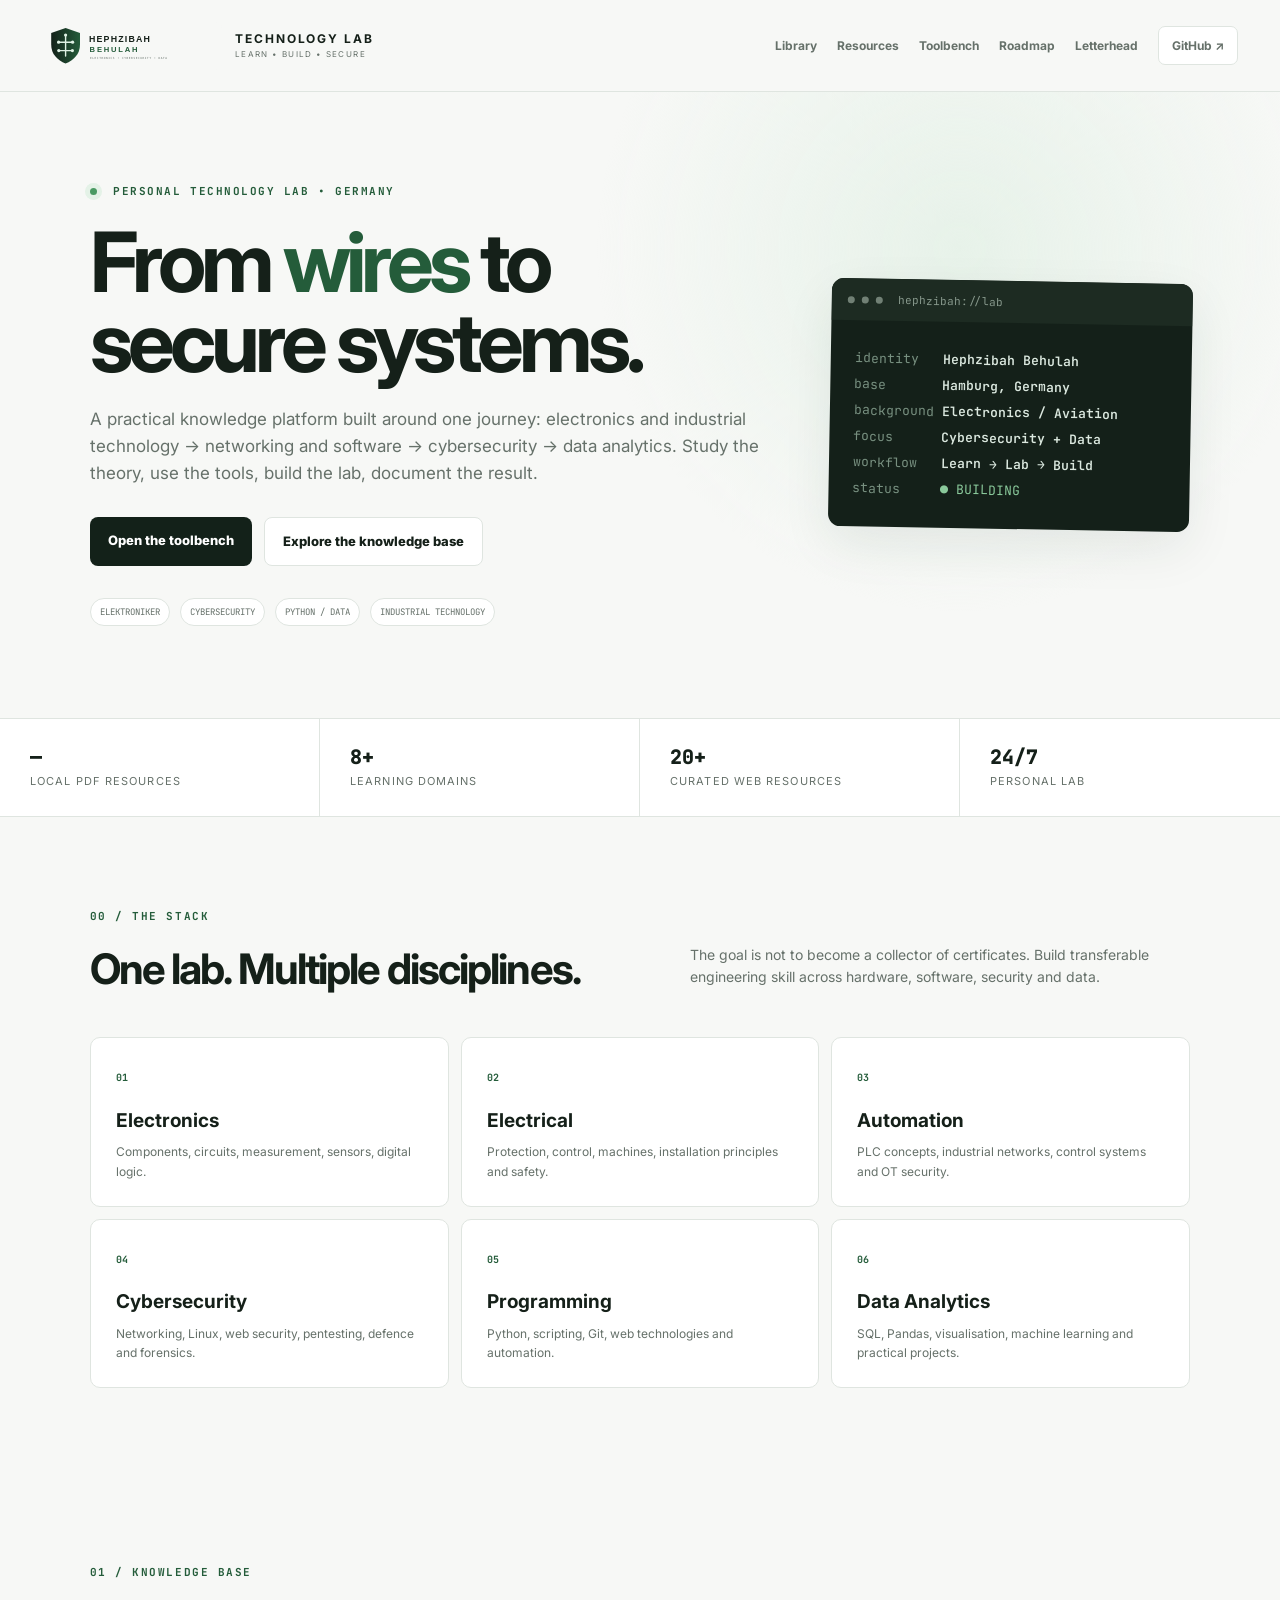
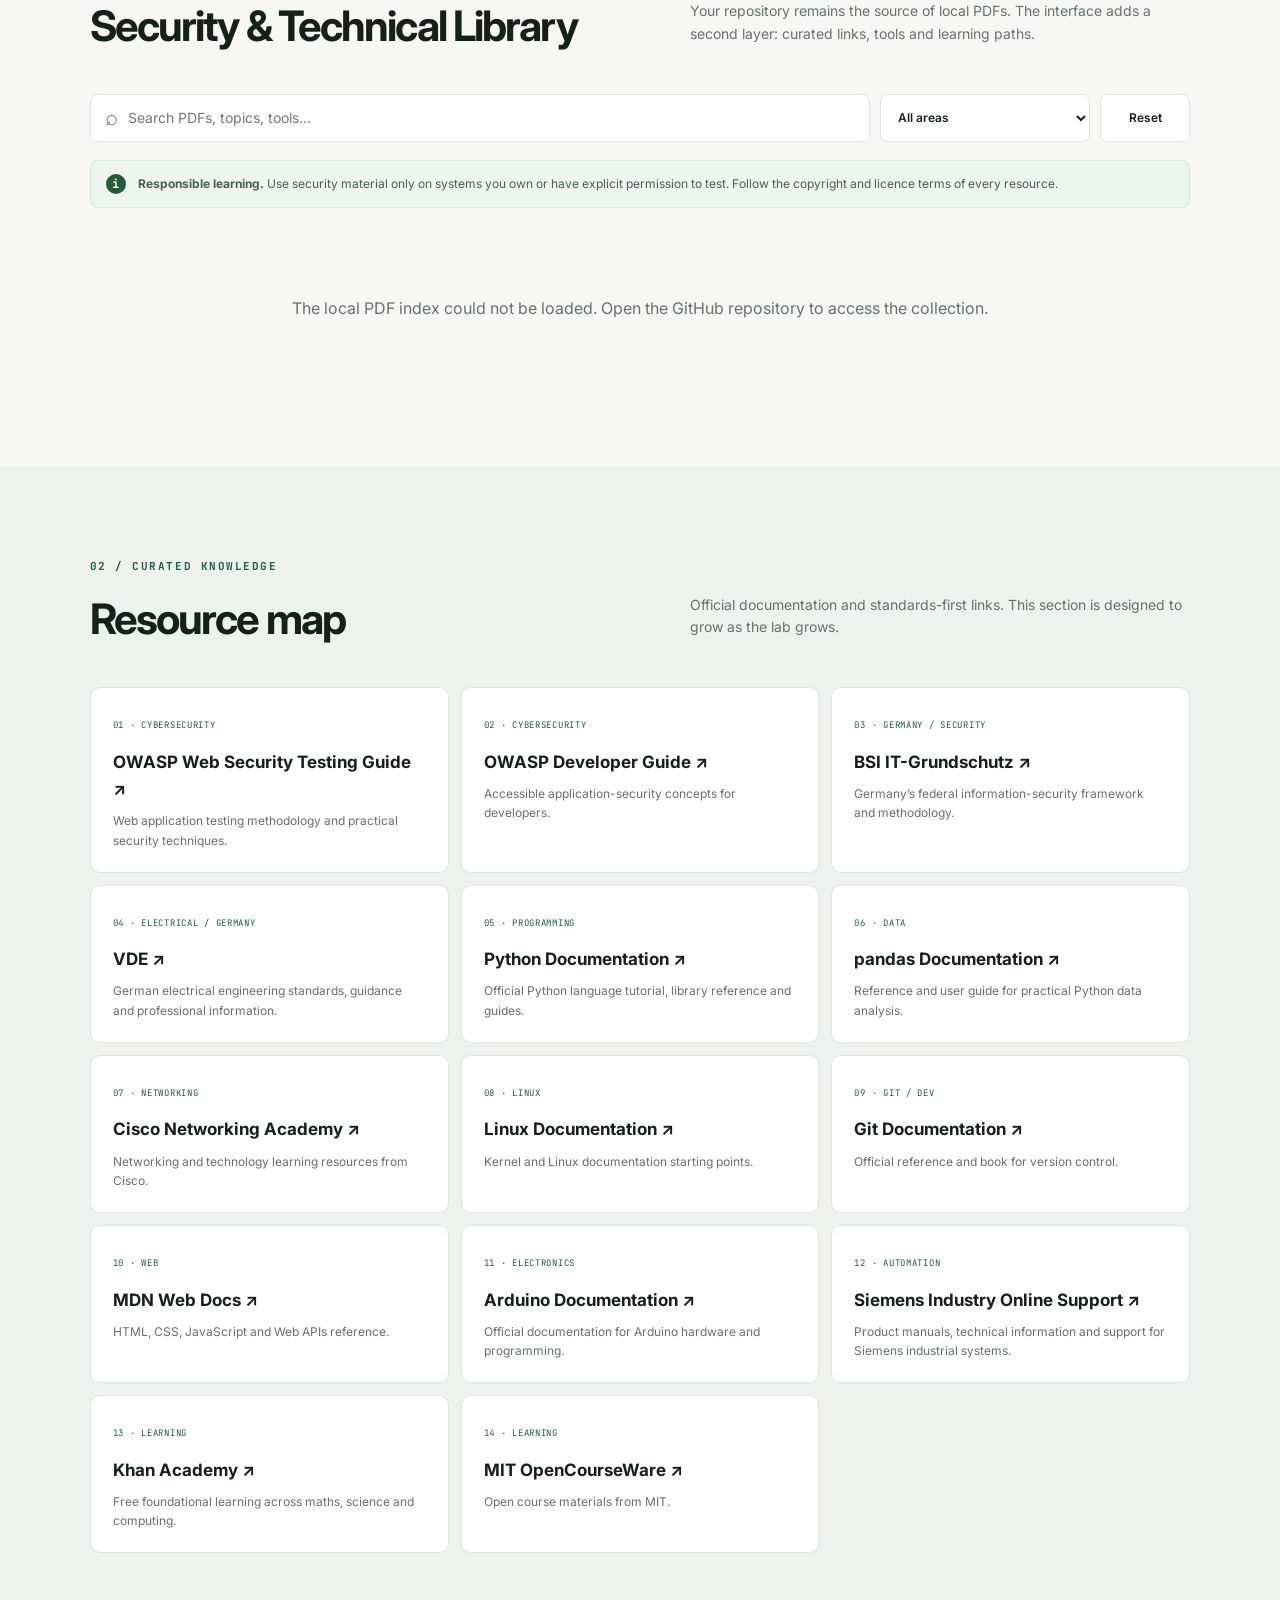
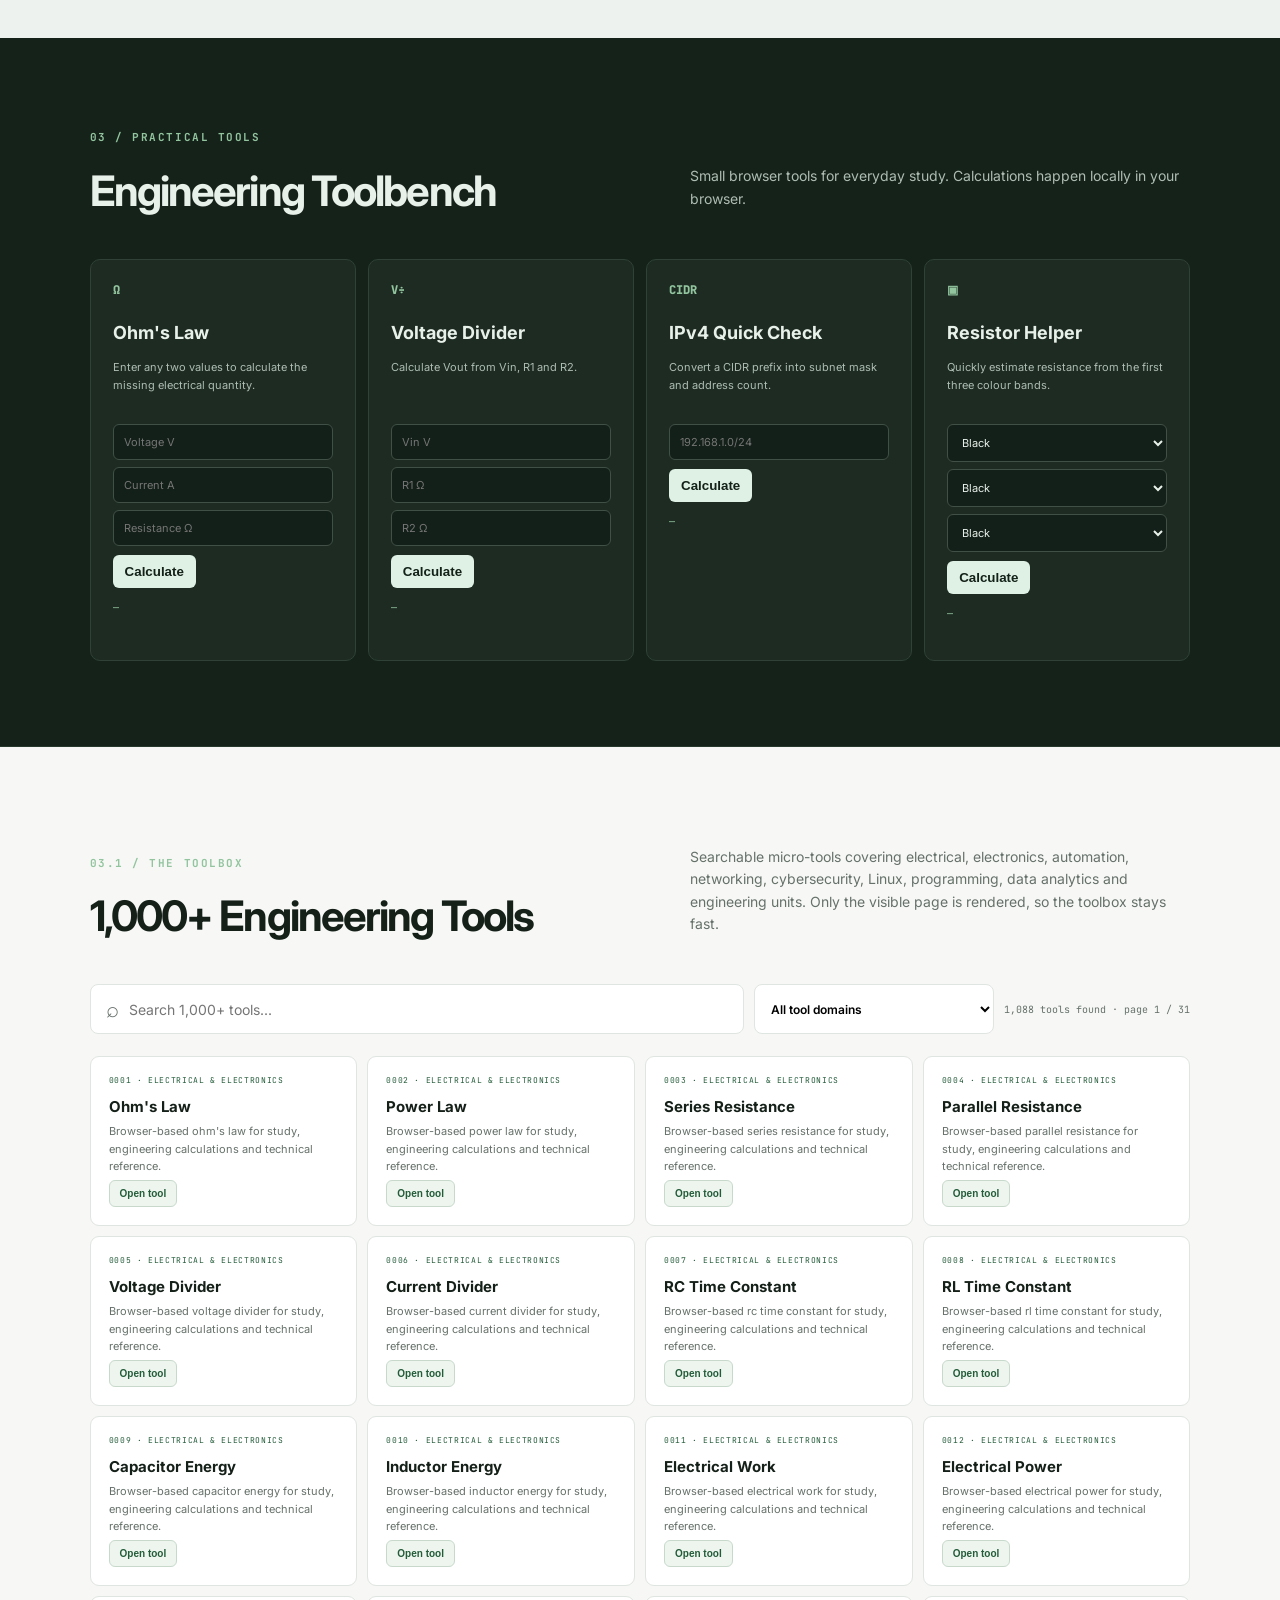
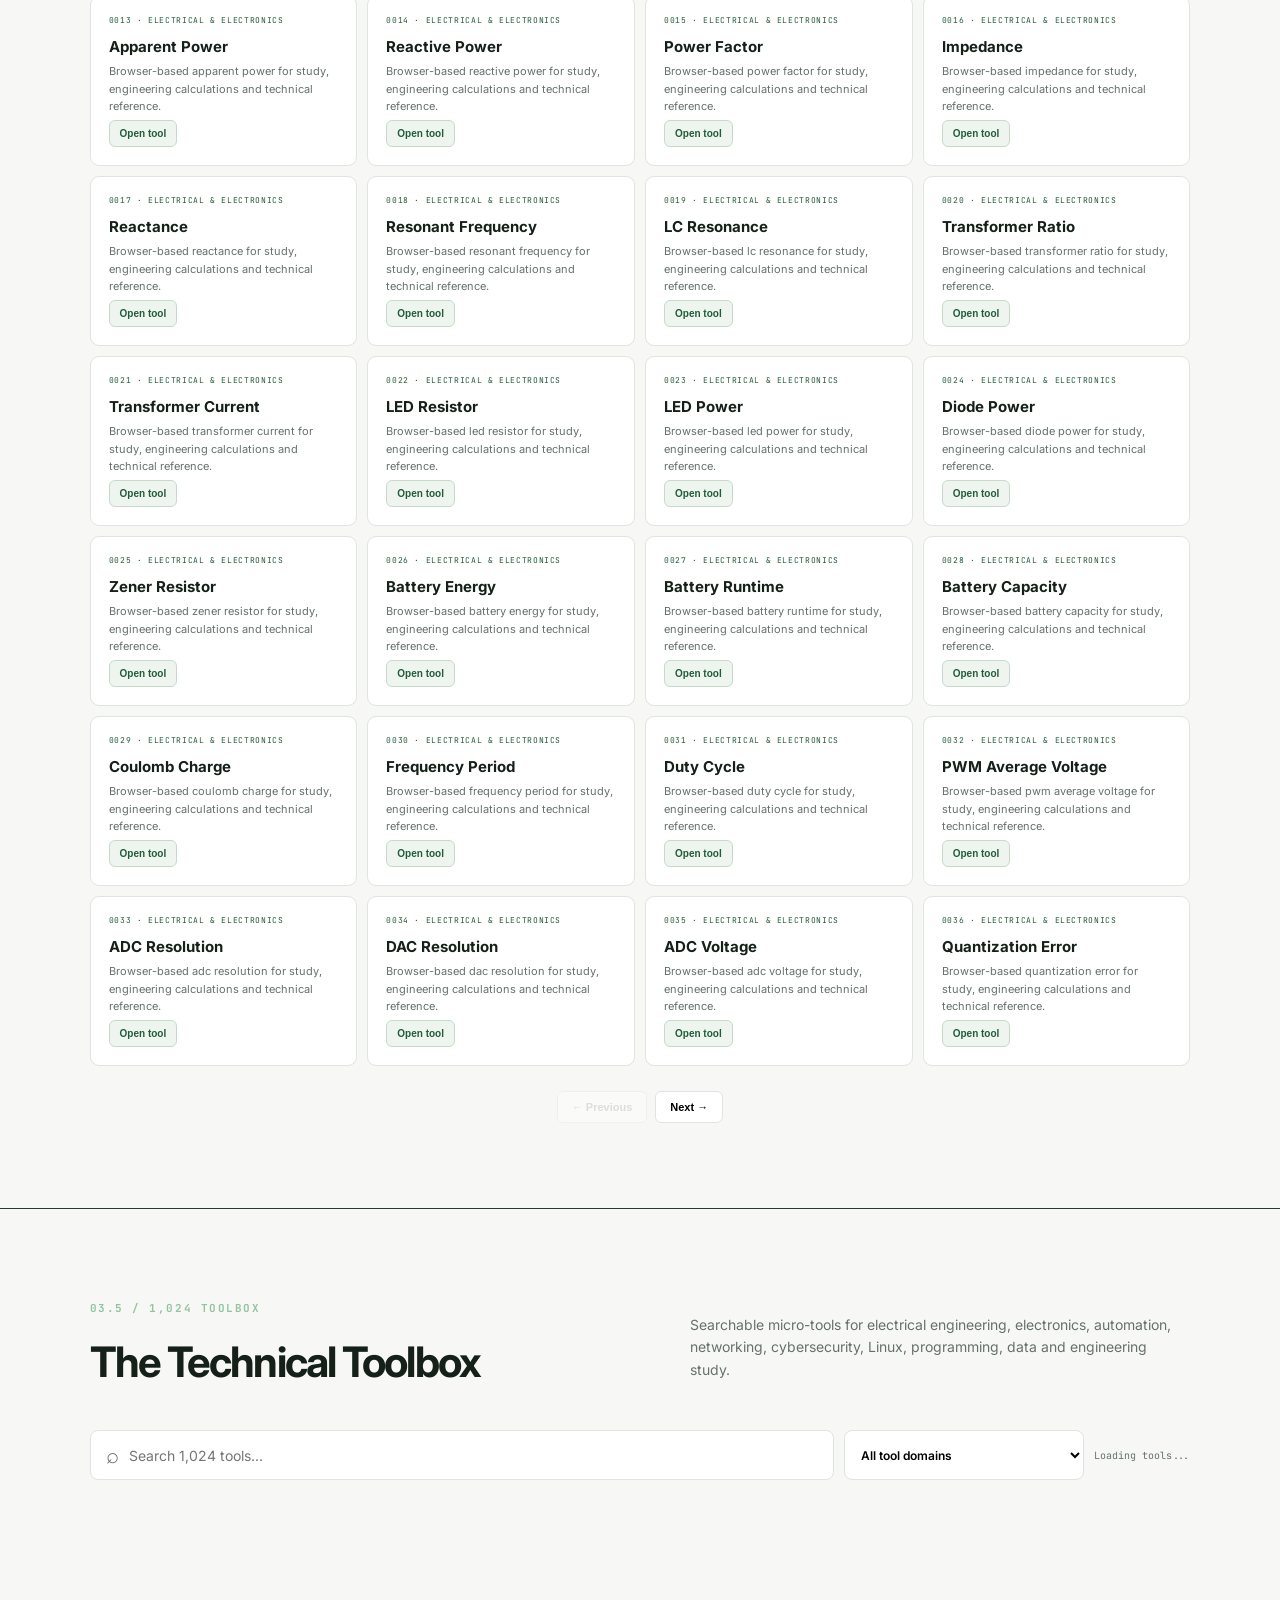
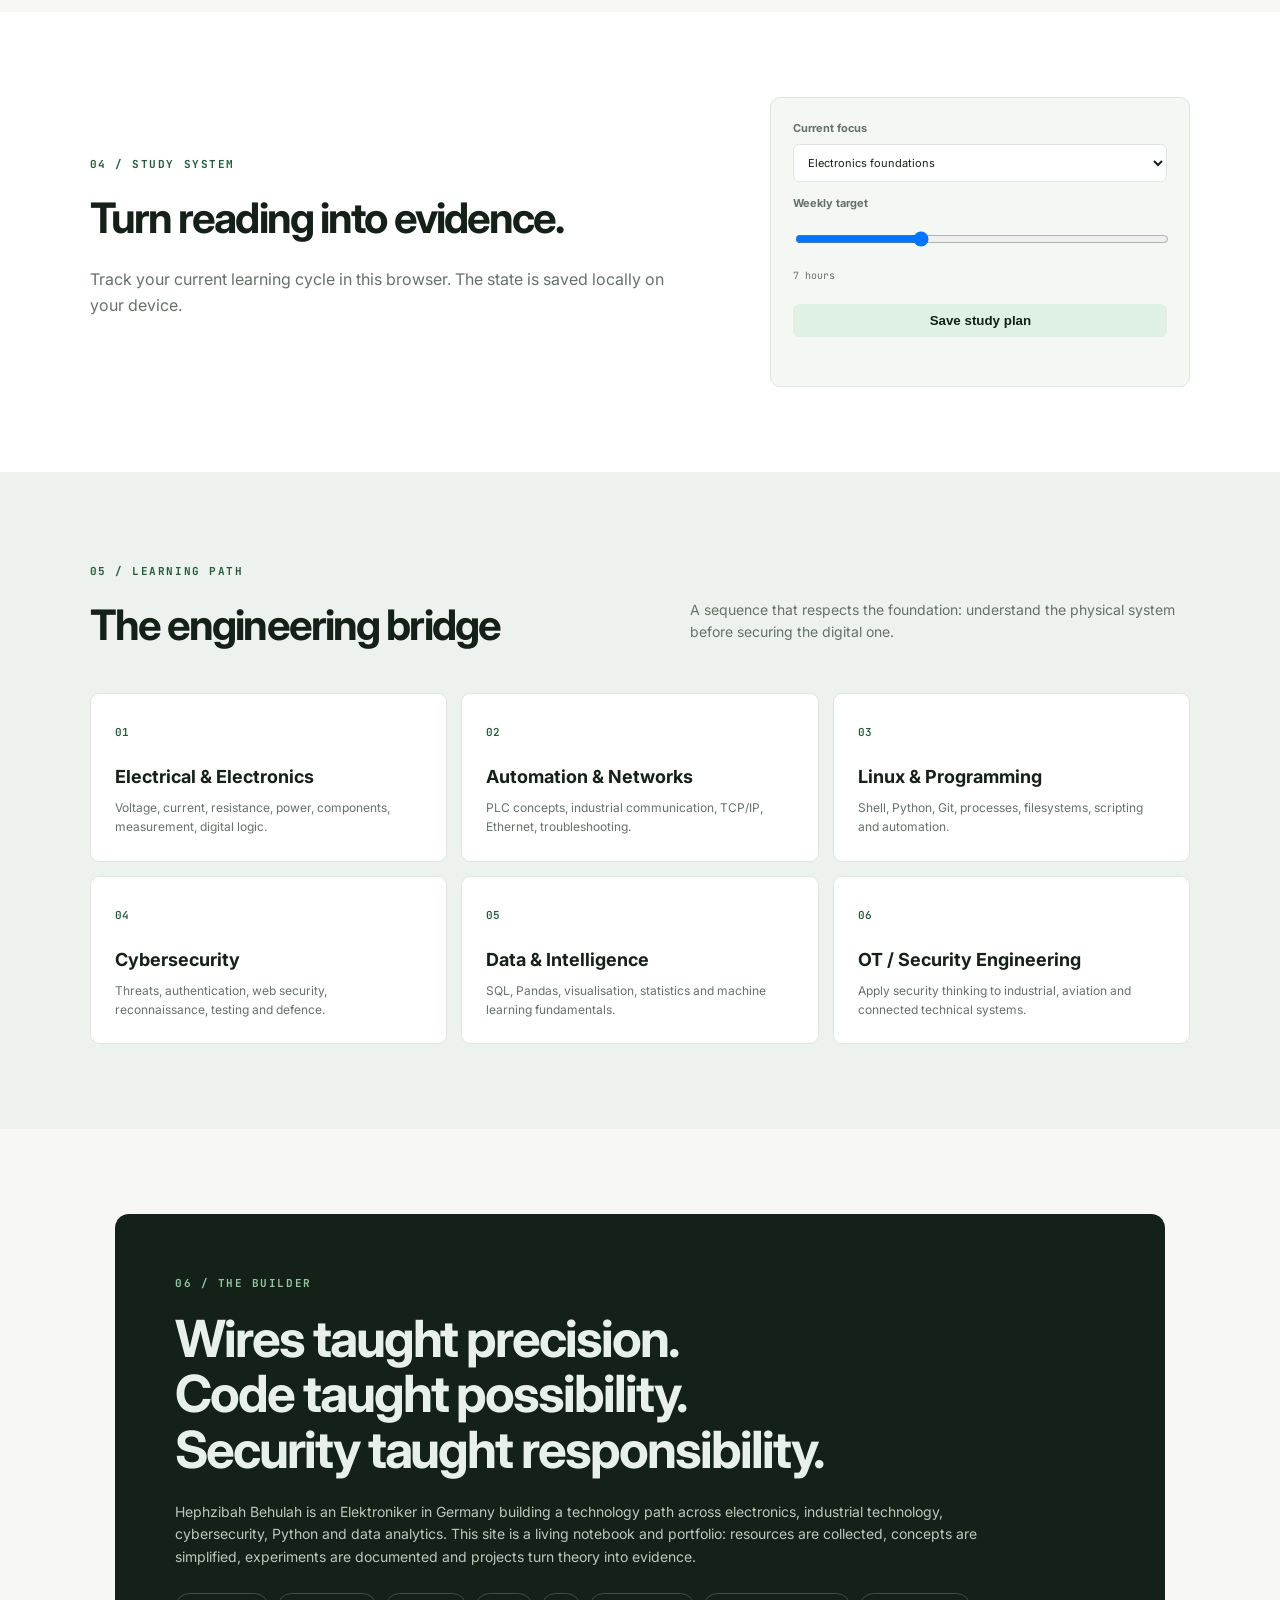
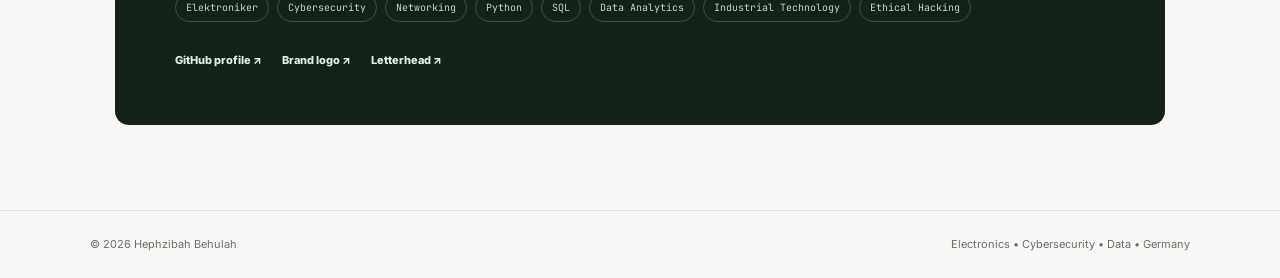
<file: index.html>
<!doctype html>
<html lang="en">
<head>
<meta charset="utf-8"><meta name="viewport" content="width=device-width,initial-scale=1">
<meta name="description" content="Hephzibah Behulah Technology Lab: an OSINT-inspired learning platform for electronics, electrical engineering, cybersecurity, networking, Python and data analytics.">
<title>Hephzibah Behulah | Technology Lab</title>
<link rel="icon" href="logo.svg" type="image/svg+xml">
<link rel="preconnect" href="https://fonts.googleapis.com"><link rel="preconnect" href="https://fonts.gstatic.com" crossorigin>
<link href="https://fonts.googleapis.com/css2?family=Inter:wght@400;500;600;700;800&family=JetBrains+Mono:wght@400;600;800&display=swap" rel="stylesheet">
<link rel="stylesheet" href="style.css">
</head>
<body>
<div class="app-shell">
<header class="topbar">
<a class="brand" href="#top"><img src="logo.svg" alt="Hephzibah Behulah" class="brand-logo"><span><strong>TECHNOLOGY LAB</strong><small>LEARN • BUILD • SECURE</small></span></a>
<nav class="topnav"><a href="#library">Library</a><a href="#resources">Resources</a><a href="#toolbench">Toolbench</a><a href="#roadmap">Roadmap</a><a href="letterhead.html">Letterhead</a><a class="github-link" href="https://github.com/HephzibahBehulah/Hacking-Security-Ebooks" target="_blank" rel="noopener">GitHub ↗</a></nav>
</header>
<main id="top">
<section class="hero">
<div class="hero-copy"><div class="eyebrow"><span class="pulse"></span> PERSONAL TECHNOLOGY LAB • GERMANY</div>
<h1>From <em>wires</em> to secure systems.</h1>
<p>A practical knowledge platform built around one journey: electronics and industrial technology → networking and software → cybersecurity → data analytics. Study the theory, use the tools, build the lab, document the result.</p>
<div class="hero-actions"><a class="btn primary" href="#toolbench">Open the toolbench</a><a class="btn secondary" href="#library">Explore the knowledge base</a></div>
<div class="hero-strip"><span>ELEKTRONIKER</span><span>CYBERSECURITY</span><span>PYTHON / DATA</span><span>INDUSTRIAL TECHNOLOGY</span></div></div>
<div class="terminal-card"><div class="terminal-head"><span></span><span></span><span></span><b>hephzibah://lab</b></div><div class="terminal-body"><div><i>identity</i><strong>Hephzibah Behulah</strong></div><div><i>base</i><strong>Hamburg, Germany</strong></div><div><i>background</i><strong>Electronics / Aviation</strong></div><div><i>focus</i><strong>Cybersecurity + Data</strong></div><div><i>workflow</i><strong>Learn → Lab → Build</strong></div><div><i>status</i><span class="online">● BUILDING</span></div></div></div>
</section>
<section class="stats"><div><strong id="book-count">—</strong><span>local PDF resources</span></div><div><strong id="category-count">8+</strong><span>learning domains</span></div><div><strong>20+</strong><span>curated web resources</span></div><div><strong>24/7</strong><span>personal lab</span></div></section>
<section class="domains"><div class="section-heading"><div><span class="section-kicker">00 / THE STACK</span><h2>One lab. Multiple disciplines.</h2></div><p>The goal is not to become a collector of certificates. Build transferable engineering skill across hardware, software, security and data.</p></div>
<div class="domain-grid"><a href="#library" class="domain"><b>01</b><h3>Electronics</h3><p>Components, circuits, measurement, sensors, digital logic.</p></a><a href="#library" class="domain"><b>02</b><h3>Electrical</h3><p>Protection, control, machines, installation principles and safety.</p></a><a href="#library" class="domain"><b>03</b><h3>Automation</h3><p>PLC concepts, industrial networks, control systems and OT security.</p></a><a href="#library" class="domain"><b>04</b><h3>Cybersecurity</h3><p>Networking, Linux, web security, pentesting, defence and forensics.</p></a><a href="#library" class="domain"><b>05</b><h3>Programming</h3><p>Python, scripting, Git, web technologies and automation.</p></a><a href="#library" class="domain"><b>06</b><h3>Data Analytics</h3><p>SQL, Pandas, visualisation, machine learning and practical projects.</p></a></div></section>
<section class="library-section" id="library"><div class="section-heading"><div><span class="section-kicker">01 / KNOWLEDGE BASE</span><h2>Security & Technical Library</h2></div><p>Your repository remains the source of local PDFs. The interface adds a second layer: curated links, tools and learning paths.</p></div>
<div class="controls"><label class="search-box"><span>⌕</span><input id="search" type="search" placeholder="Search PDFs, topics, tools..." autocomplete="off"></label><select id="category"><option value="all">All areas</option></select><button id="reset" class="filter-btn">Reset</button></div>
<div class="notice"><span>i</span><p><strong>Responsible learning.</strong> Use security material only on systems you own or have explicit permission to test. Follow the copyright and licence terms of every resource.</p></div>
<div id="library-grid" class="library-grid"></div><div id="empty" class="empty" hidden>No resources match your search.</div></section>
<section id="resources" class="resources"><div class="section-heading"><div><span class="section-kicker">02 / CURATED KNOWLEDGE</span><h2>Resource map</h2></div><p>Official documentation and standards-first links. This section is designed to grow as the lab grows.</p></div><div id="resource-grid" class="resource-grid"></div></section>
<section id="toolbench" class="toolbench"><div class="section-heading"><div><span class="section-kicker">03 / PRACTICAL TOOLS</span><h2>Engineering Toolbench</h2></div><p>Small browser tools for everyday study. Calculations happen locally in your browser.</p></div>
<div class="tool-grid">
<article class="tool-card"><div class="tool-icon">Ω</div><h3>Ohm's Law</h3><p>Enter any two values to calculate the missing electrical quantity.</p><div class="tool-fields"><input id="ohm-v" type="number" step="any" placeholder="Voltage V"><input id="ohm-i" type="number" step="any" placeholder="Current A"><input id="ohm-r" type="number" step="any" placeholder="Resistance Ω"></div><button class="tool-btn" onclick="calcOhm()">Calculate</button><output id="ohm-out">—</output></article>
<article class="tool-card"><div class="tool-icon">V÷</div><h3>Voltage Divider</h3><p>Calculate Vout from Vin, R1 and R2.</p><div class="tool-fields"><input id="div-v" type="number" step="any" placeholder="Vin V"><input id="div-r1" type="number" step="any" placeholder="R1 Ω"><input id="div-r2" type="number" step="any" placeholder="R2 Ω"></div><button class="tool-btn" onclick="calcDivider()">Calculate</button><output id="div-out">—</output></article>
<article class="tool-card"><div class="tool-icon">CIDR</div><h3>IPv4 Quick Check</h3><p>Convert a CIDR prefix into subnet mask and address count.</p><div class="tool-fields"><input id="cidr" type="text" placeholder="192.168.1.0/24"></div><button class="tool-btn" onclick="calcCIDR()">Calculate</button><output id="cidr-out">—</output></article>
<article class="tool-card"><div class="tool-icon">▣</div><h3>Resistor Helper</h3><p>Quickly estimate resistance from the first three colour bands.</p><div class="tool-fields"><select id="c1"></select><select id="c2"></select><select id="c3"></select></div><button class="tool-btn" onclick="calcResistor()">Calculate</button><output id="res-out">—</output></article>
</div></section>
<section id="toolbox" class="expanded-toolbox"><div class="section-heading"><div><span class="section-kicker">03.5 / 1,024 TOOLBOX</span><h2>The Technical Toolbox</h2></div><p>Searchable micro-tools for electrical engineering, electronics, automation, networking, cybersecurity, Linux, programming, data and engineering study.</p></div><div class="toolbox-controls"><label class="tool-search"><span>⌕</span><input id="tool-search" type="search" placeholder="Search 1,024 tools..." autocomplete="off"></label><select id="tool-category"><option value="all">All tool domains</option></select><span id="tool-summary">Loading tools...</span></div><div id="toolbox-app" class="toolbox-grid"></div><div id="tool-page" class="tool-pagination"></div></section><div id="tool-modal" class="tool-modal" aria-hidden="true"><div class="tool-modal-card"><button class="modal-close" onclick="closeMicroTool()" aria-label="Close">×</button><h2 id="modal-title">Tool</h2><div id="modal-body"></div></div></div><section class="study-dashboard"><div><span class="section-kicker">04 / STUDY SYSTEM</span><h2>Turn reading into evidence.</h2><p>Track your current learning cycle in this browser. The state is saved locally on your device.</p></div><div class="progress-box"><label>Current focus <select id="focus"><option>Electronics foundations</option><option>Electrical engineering</option><option>Networking & Linux</option><option>Web security</option><option>Offensive security</option><option>Defensive security</option><option>Python & data analytics</option><option>Industrial / OT security</option></select></label><label>Weekly target <input id="target" type="range" min="1" max="20" value="7"><output id="target-out">7 hours</output></label><button class="tool-btn" onclick="saveStudy()">Save study plan</button><span id="saved" class="saved"></span></div></section>
<section id="roadmap" class="roadmap"><div class="section-heading"><div><span class="section-kicker">05 / LEARNING PATH</span><h2>The engineering bridge</h2></div><p>A sequence that respects the foundation: understand the physical system before securing the digital one.</p></div><div class="tree"><article><span>01</span><h3>Electrical & Electronics</h3><p>Voltage, current, resistance, power, components, measurement, digital logic.</p></article><article><span>02</span><h3>Automation & Networks</h3><p>PLC concepts, industrial communication, TCP/IP, Ethernet, troubleshooting.</p></article><article><span>03</span><h3>Linux & Programming</h3><p>Shell, Python, Git, processes, filesystems, scripting and automation.</p></article><article><span>04</span><h3>Cybersecurity</h3><p>Threats, authentication, web security, reconnaissance, testing and defence.</p></article><article><span>05</span><h3>Data & Intelligence</h3><p>SQL, Pandas, visualisation, statistics and machine learning fundamentals.</p></article><article><span>06</span><h3>OT / Security Engineering</h3><p>Apply security thinking to industrial, aviation and connected technical systems.</p></article></div></section>
<section class="about" id="about"><div class="about-card"><span class="section-kicker">06 / THE BUILDER</span><h2>Wires taught precision.<br>Code taught possibility.<br>Security taught responsibility.</h2><p>Hephzibah Behulah is an Elektroniker in Germany building a technology path across electronics, industrial technology, cybersecurity, Python and data analytics. This site is a living notebook and portfolio: resources are collected, concepts are simplified, experiments are documented and projects turn theory into evidence.</p><div class="tags"><span>Elektroniker</span><span>Cybersecurity</span><span>Networking</span><span>Python</span><span>SQL</span><span>Data Analytics</span><span>Industrial Technology</span><span>Ethical Hacking</span></div><div class="about-links"><a href="https://github.com/HephzibahBehulah" target="_blank">GitHub profile ↗</a><a href="logo.svg">Brand logo ↗</a><a href="letterhead.html">Letterhead ↗</a></div></div></section>
</main><footer><span>© 2026 Hephzibah Behulah</span><span>Electronics • Cybersecurity • Data • Germany</span></footer></div>
<script src="script.js"></script><script src="tools.js"></script><script src="toolbox.js"></script>
</body></html>
</file>
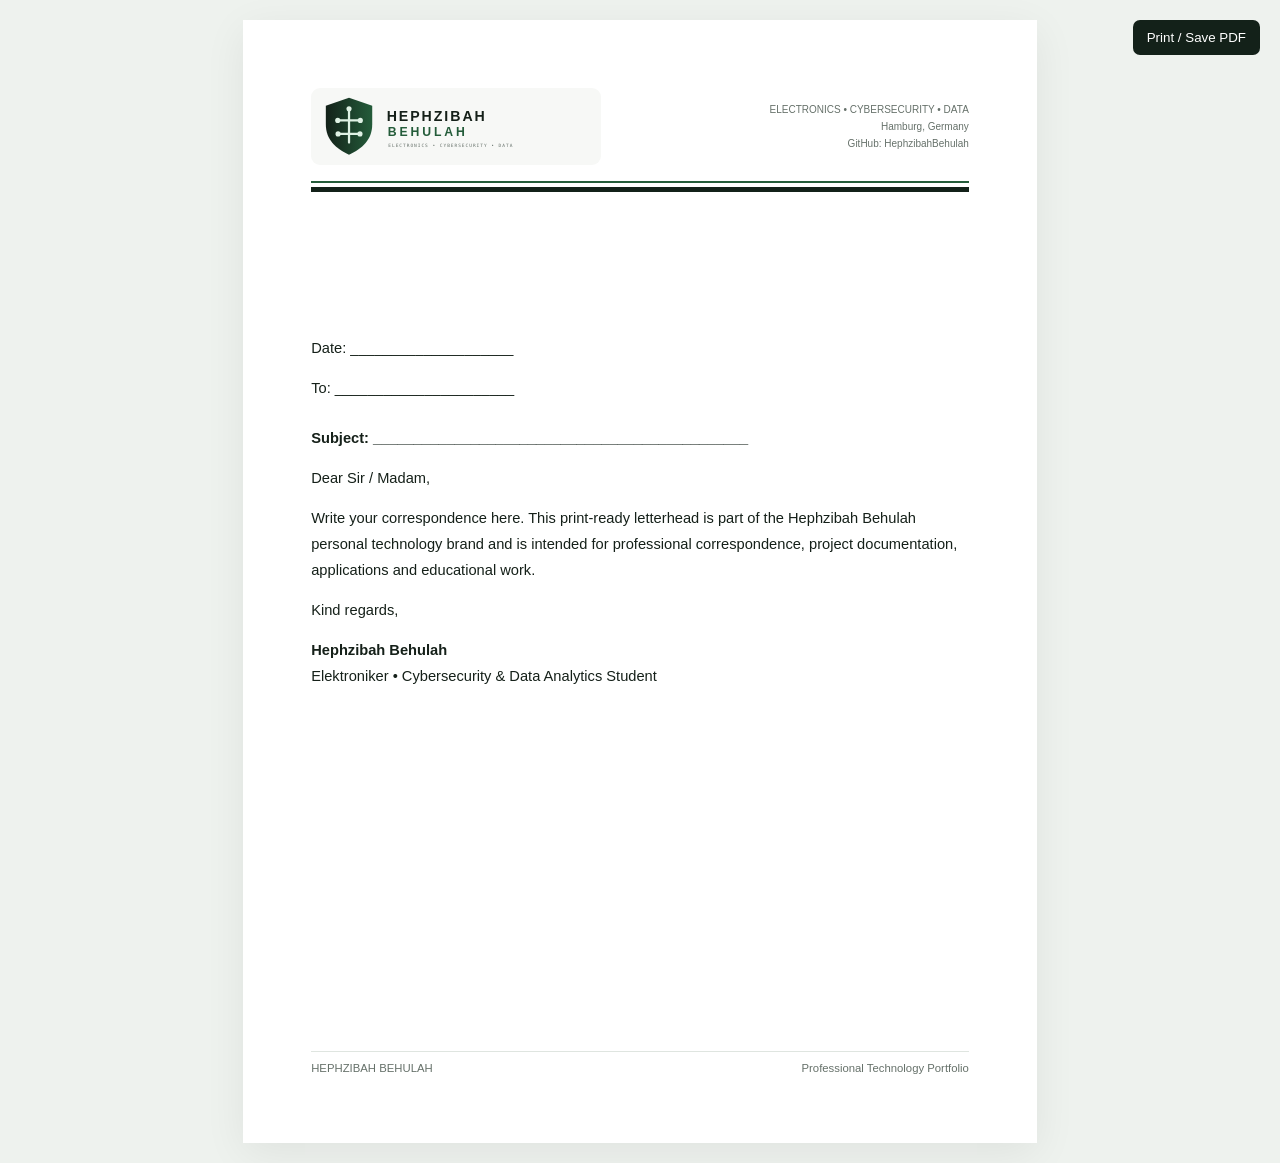
<file: letterhead.html>
<!doctype html><html lang="en"><head><meta charset="utf-8"><meta name="viewport" content="width=device-width,initial-scale=1"><title>Hephzibah Behulah — Letterhead</title><style>@page{size:A4;margin:18mm}*{box-sizing:border-box}body{margin:0;background:#eef2ee;color:#152019;font-family:Arial,Helvetica,sans-serif}.sheet{width:210mm;min-height:297mm;margin:20px auto;background:white;padding:18mm;box-shadow:0 10px 40px #0001;display:flex;flex-direction:column}.head{display:flex;align-items:center;justify-content:space-between;border-bottom:2px solid #245c3a;padding-bottom:16px}.logo{width:290px}.meta{text-align:right;font-size:10px;line-height:1.7;color:#66716a}.rule{height:5px;background:#132119;margin-top:4px}.body{flex:1;padding-top:34mm}.body p{font-size:11pt;line-height:1.75}.subject{font-size:12pt;font-weight:700;margin:24px 0 12px}.footer{border-top:1px solid #dfe5e0;padding-top:10px;display:flex;justify-content:space-between;font-size:8.5pt;color:#66716a}.print{position:fixed;right:20px;top:20px;border:0;background:#132119;color:white;padding:10px 14px;border-radius:7px;cursor:pointer}@media print{body{background:white}.sheet{margin:0;box-shadow:none}.print{display:none}}</style></head><body><button class="print" onclick="print()">Print / Save PDF</button><main class="sheet"><header><div class="head"><img class="logo" src="logo.svg" alt="Hephzibah Behulah"><div class="meta">ELECTRONICS • CYBERSECURITY • DATA<br>Hamburg, Germany<br>GitHub: HephzibahBehulah</div></div><div class="rule"></div></header><section class="body"><p>Date: ____________________</p><p>To: ______________________</p><p class="subject">Subject: ______________________________________________</p><p>Dear Sir / Madam,</p><p>Write your correspondence here. This print-ready letterhead is part of the Hephzibah Behulah personal technology brand and is intended for professional correspondence, project documentation, applications and educational work.</p><p>Kind regards,</p><p><strong>Hephzibah Behulah</strong><br>Elektroniker • Cybersecurity & Data Analytics Student</p></section><footer class="footer"><span>HEPHZIBAH BEHULAH</span><span>Professional Technology Portfolio</span></footer></main></body></html>
</file>
<file: style.css>
:root{--bg:#f7f8f6;--panel:#fff;--ink:#152019;--muted:#66716a;--line:#dfe5e0;--accent:#245c3a;--accent2:#dff1e4;--dark:#132119;--shadow:0 18px 50px rgba(24,45,32,.08)}*{box-sizing:border-box}html{scroll-behavior:smooth}body{margin:0;background:var(--bg);color:var(--ink);font-family:Inter,system-ui,sans-serif;line-height:1.6}.app-shell{max-width:1500px;margin:auto}.topbar{min-height:92px;padding:0 42px;display:flex;align-items:center;justify-content:space-between;border-bottom:1px solid var(--line);background:rgba(247,248,246,.96);backdrop-filter:blur(12px);position:sticky;top:0;z-index:20}.brand{display:flex;align-items:center;gap:13px;text-decoration:none;color:var(--ink)}.brand-logo{width:180px;height:62px;object-fit:contain;display:block}.brand strong,.brand small{display:block;line-height:1.05}.brand strong{font-size:12px;letter-spacing:.16em}.brand small{font-size:8px;letter-spacing:.17em;color:var(--muted);margin-top:5px}.topnav{display:flex;gap:20px;align-items:center}.topnav a{font-size:12px;text-decoration:none;color:var(--muted);font-weight:700}.topnav a:hover{color:var(--ink)}.github-link{border:1px solid var(--line);padding:9px 13px;border-radius:7px;background:#fff}.hero{min-height:600px;padding:92px 7%;display:grid;grid-template-columns:1.3fr .7fr;gap:70px;align-items:center;background:radial-gradient(circle at 75% 25%,#e7f2e9 0,transparent 34%),var(--bg)}.eyebrow,.section-kicker{font:700 11px 'JetBrains Mono',monospace;letter-spacing:.14em;color:var(--accent)}.pulse{display:inline-block;width:7px;height:7px;border-radius:50%;background:#4a9a63;margin-right:8px;box-shadow:0 0 0 5px #e4f2e7}.hero h1{font-size:clamp(48px,6.5vw,92px);line-height:.96;letter-spacing:-.06em;margin:24px 0}.hero h1 em{font-style:normal;color:var(--accent)}.hero-copy>p{max-width:700px;color:var(--muted);font-size:17px}.hero-actions{display:flex;gap:12px;margin-top:30px}.btn{padding:13px 18px;border-radius:8px;text-decoration:none;font-size:13px;font-weight:800}.primary{background:var(--dark);color:#fff}.secondary{border:1px solid var(--line);background:#fff;color:var(--ink)}.hero-strip{display:flex;gap:10px;flex-wrap:wrap;margin-top:32px}.hero-strip span{font:9px 'JetBrains Mono';border:1px solid var(--line);background:#fff;padding:7px 9px;border-radius:20px;color:var(--muted)}.terminal-card{background:#142019;color:#dbe8df;border-radius:12px;box-shadow:var(--shadow);overflow:hidden;transform:rotate(1deg)}.terminal-head{height:42px;background:#1d2b22;display:flex;align-items:center;gap:7px;padding:0 16px;font:11px 'JetBrains Mono',monospace;color:#87988c}.terminal-head span{width:7px;height:7px;border-radius:50%;background:#718075}.terminal-head b{margin-left:8px;font-weight:400}.terminal-body{padding:25px 24px;font:13px/2 'JetBrains Mono',monospace}.terminal-body i{font-style:normal;color:#789080;display:inline-block;width:88px}.terminal-body strong{font-weight:600}.online{color:#8ac99b}.stats{display:grid;grid-template-columns:repeat(4,1fr);border-top:1px solid var(--line);border-bottom:1px solid var(--line);background:#fff}.stats div{padding:25px 30px;border-right:1px solid var(--line)}.stats div:last-child{border:0}.stats strong,.stats span{display:block}.stats strong{font:800 20px 'JetBrains Mono',monospace}.stats span{font-size:11px;text-transform:uppercase;letter-spacing:.1em;color:var(--muted);margin-top:3px}.domains,.library-section,.resources,.toolbench,.study-dashboard,.roadmap,.about,.expanded-toolbox{padding:85px 7%}.section-heading{display:flex;justify-content:space-between;gap:50px;align-items:end;margin-bottom:35px}.section-heading h2{font-size:42px;letter-spacing:-.045em;margin:8px 0 0}.section-heading p{max-width:500px;color:var(--muted);font-size:14px}.domain-grid{display:grid;grid-template-columns:repeat(3,1fr);gap:12px}.domain{display:block;text-decoration:none;color:inherit;background:#fff;border:1px solid var(--line);border-radius:10px;padding:25px;transition:.2s}.domain:hover,.resource:hover{transform:translateY(-3px);box-shadow:var(--shadow);border-color:#c6d5ca}.domain b{font:700 10px 'JetBrains Mono';color:var(--accent)}.domain h3{margin:17px 0 6px;font-size:19px}.domain p{font-size:12px;color:var(--muted);margin:0}.controls{display:grid;grid-template-columns:1fr 210px 90px;gap:10px;margin-bottom:18px}.search-box{height:48px;background:#fff;border:1px solid var(--line);border-radius:7px;display:flex;align-items:center;padding:0 14px}.search-box span{font-size:22px;color:var(--muted)}.search-box input{border:0;outline:0;background:transparent;width:100%;font:14px Inter;padding-left:10px}.controls select,.filter-btn{border:1px solid var(--line);background:#fff;border-radius:7px;padding:0 13px;font:600 12px Inter;color:var(--ink)}.filter-btn{cursor:pointer}.notice{display:flex;gap:12px;background:#edf5ee;border:1px solid #d8e9dc;border-radius:8px;padding:13px 15px;margin-bottom:28px;color:#496052;font-size:12px}.notice span{width:20px;height:20px;border-radius:50%;background:#245c3a;color:#fff;display:grid;place-items:center;font:700 12px 'JetBrains Mono';flex:0 0 auto}.notice p{margin:0}.library-grid{display:grid;grid-template-columns:repeat(3,1fr);gap:13px}.book{background:#fff;border:1px solid var(--line);border-radius:9px;padding:20px;min-height:175px;display:flex;flex-direction:column;transition:.2s}.book:hover{transform:translateY(-3px);box-shadow:var(--shadow);border-color:#c6d5ca}.book-top{display:flex;justify-content:space-between;align-items:center;margin-bottom:14px}.book-num{font:600 10px 'JetBrains Mono';color:var(--muted)}.book-cat{font-size:9px;text-transform:uppercase;letter-spacing:.1em;background:var(--accent2);color:var(--accent);padding:4px 7px;border-radius:20px;font-weight:700}.book h3{font-size:16px;line-height:1.3;margin:0 0 10px;letter-spacing:-.02em}.book p{font-size:11px;color:var(--muted);margin:0}.book a{margin-top:auto;padding-top:17px;color:var(--accent);font-size:11px;font-weight:800;text-decoration:none}.empty{text-align:center;padding:60px;color:var(--muted)}.resources{background:#eef2ee}.resource-grid{display:grid;grid-template-columns:repeat(3,1fr);gap:12px}.resource{background:#fff;border:1px solid var(--line);border-radius:10px;padding:22px;text-decoration:none;color:inherit;transition:.2s}.resource span{font:9px 'JetBrains Mono';color:var(--accent);text-transform:uppercase;letter-spacing:.08em}.resource h3{font-size:17px;margin:13px 0 8px}.resource p{font-size:12px;color:var(--muted);margin:0}.toolbench{background:#15221a;color:#e8f0ea}.toolbench .section-kicker,.expanded-toolbox .section-kicker{color:#92c49e}.toolbench .section-heading p{color:#aebdb3}.tool-grid{display:grid;grid-template-columns:repeat(4,1fr);gap:12px}.tool-card{background:#1d2b22;border:1px solid #304137;border-radius:10px;padding:22px}.tool-icon{font:800 12px 'JetBrains Mono';color:#92c49e;min-height:25px}.tool-card h3{margin:12px 0 5px;font-size:18px}.tool-card p{font-size:11px;color:#aebdb3;min-height:54px}.tool-fields{display:grid;gap:7px}.tool-fields input,.tool-fields select,.progress-box input,.progress-box select{width:100%;border:1px solid #405047;background:#132019;color:#e8f0ea;border-radius:6px;padding:10px;font:11px Inter}.tool-btn{margin-top:9px;border:0;border-radius:6px;background:#dff1e4;color:#132119;padding:9px 12px;font-weight:800;cursor:pointer}.tool-card output{display:block;margin-top:12px;min-height:32px;font:10px/1.5 'JetBrains Mono';color:#92c49e}.expanded-toolbox{background:#f7f8f6;border-top:1px solid #27382d}.toolbox-controls{display:grid;grid-template-columns:1fr 240px auto;gap:10px;align-items:center;margin-bottom:22px}.tool-search{height:50px;background:#fff;border:1px solid var(--line);border-radius:8px;display:flex;align-items:center;padding:0 15px}.tool-search span{font-size:22px;color:var(--muted)}.tool-search input{width:100%;border:0;outline:0;padding-left:10px;font:14px Inter}.toolbox-controls select{height:50px;border:1px solid var(--line);border-radius:8px;background:#fff;padding:0 12px;font:600 12px Inter}.toolbox-controls>span{font:10px 'JetBrains Mono';color:var(--muted);text-align:right}.toolbox-grid{display:grid;grid-template-columns:repeat(4,1fr);gap:10px}.micro-tool{background:#fff;border:1px solid var(--line);border-radius:9px;padding:18px;min-height:170px;display:flex;flex-direction:column}.micro-tool>span{font:8px 'JetBrains Mono';color:var(--accent);text-transform:uppercase;letter-spacing:.08em}.micro-tool h3{font-size:15px;line-height:1.25;margin:13px 0 6px}.micro-tool p{font-size:11px;color:var(--muted);margin:0}.micro-tool button{margin-top:auto;align-self:flex-start;border:1px solid #c8d9cc;background:#edf5ee;color:var(--accent);border-radius:6px;padding:7px 10px;font-size:10px;font-weight:800;cursor:pointer}.micro-tool button:hover{background:var(--accent2)}.tool-pagination{display:flex;justify-content:center;gap:8px;margin-top:25px}.tool-pagination button{border:1px solid var(--line);background:#fff;border-radius:6px;padding:9px 14px;font-size:11px;font-weight:800;cursor:pointer}.tool-pagination button:disabled{opacity:.4;cursor:not-allowed}.tool-modal{display:none;position:fixed;inset:0;background:rgba(10,20,14,.62);z-index:100;align-items:center;justify-content:center;padding:20px}.tool-modal.open{display:flex}.tool-modal-card{position:relative;background:#fff;color:var(--ink);width:min(520px,100%);border-radius:12px;padding:30px;box-shadow:0 30px 90px #0005}.tool-modal-card h2{margin:0 35px 12px 0;font-size:27px;letter-spacing:-.03em}.modal-close{position:absolute;right:15px;top:12px;border:0;background:transparent;font-size:30px;color:var(--muted);cursor:pointer}.modal-domain{font:9px 'JetBrains Mono';color:var(--accent);text-transform:uppercase}.tool-modal-card label{display:block;font-size:11px;font-weight:700;color:var(--muted);margin-top:14px}.tool-modal-card input{display:block;width:100%;margin-top:6px;padding:11px;border:1px solid var(--line);border-radius:6px;font:12px Inter}.tool-modal-card .tool-btn{background:var(--dark);color:#fff}.tool-modal-card output{display:block;margin-top:16px;background:#f1f5f1;border-radius:7px;padding:12px;font:11px 'JetBrains Mono';color:var(--accent)}.study-dashboard{display:grid;grid-template-columns:1fr 420px;gap:60px;align-items:center;background:#fff}.study-dashboard h2{font-size:42px;letter-spacing:-.045em;margin:8px 0}.study-dashboard p{color:var(--muted);max-width:600px}.progress-box{display:grid;gap:13px;background:#f4f7f4;border:1px solid var(--line);padding:22px;border-radius:10px}.progress-box label{font-size:11px;font-weight:700;color:var(--muted)}.progress-box select{margin-top:6px;background:#fff;color:var(--ink);border-color:var(--line)}.progress-box input{margin-top:8px}.progress-box output{font:10px 'JetBrains Mono';display:block;margin-top:5px}.saved{font:10px 'JetBrains Mono';color:var(--accent);min-height:14px}.roadmap{background:#eef2ee}.tree{display:grid;grid-template-columns:repeat(3,1fr);gap:14px}.tree article{background:#fff;border:1px solid var(--line);padding:24px;border-radius:9px}.tree span{font:600 11px 'JetBrains Mono';color:var(--accent)}.tree h3{margin:20px 0 6px;font-size:18px}.tree p{font-size:12px;color:var(--muted);margin:0}.about-card{max-width:1050px;margin:auto;background:var(--dark);color:#e8f0ea;border-radius:14px;padding:55px 60px}.about-card h2{font-size:clamp(30px,4vw,52px);line-height:1.08;letter-spacing:-.04em;margin:16px 0 24px}.about-card p{color:#b9c9bd;max-width:820px;font-size:14px}.about-card .section-kicker{color:#92c49e}.tags{display:flex;flex-wrap:wrap;gap:8px;margin-top:25px}.tags span{font:10px 'JetBrains Mono';border:1px solid #3d5043;padding:7px 10px;border-radius:20px;color:#c5d5c9}.about-links{display:flex;gap:20px;margin-top:30px;flex-wrap:wrap}.about-links a{color:#dff1e4;font-size:11px;font-weight:800;text-decoration:none}.about-links a:hover{text-decoration:underline}footer{padding:25px 7%;display:flex;justify-content:space-between;border-top:1px solid var(--line);font-size:11px;color:var(--muted)}@media(max-width:1050px){.topnav{gap:10px}.topnav a:not(.github-link){display:none}.hero{grid-template-columns:1fr}.terminal-card{max-width:600px}.tool-grid{grid-template-columns:repeat(2,1fr)}.toolbox-grid{grid-template-columns:repeat(3,1fr)}.resource-grid{grid-template-columns:repeat(2,1fr)}}@media(max-width:900px){.hero{padding:70px 6%}.domains,.library-section,.resources,.toolbench,.study-dashboard,.roadmap,.about,.expanded-toolbox{padding:65px 6%}.library-grid{grid-template-columns:repeat(2,1fr)}.tree,.domain-grid{grid-template-columns:repeat(2,1fr)}.section-heading{display:block}.section-heading p{margin-top:15px}.controls{grid-template-columns:1fr 160px 75px}.toolbox-controls{grid-template-columns:1fr 180px}.toolbox-controls>span{grid-column:1/-1;text-align:left}.topbar{padding:0 18px}.brand-logo{width:155px;height:58px}}@media(max-width:600px){.brand-logo{width:135px;height:54px}.hero h1{font-size:50px}.library-grid,.tree,.domain-grid,.resource-grid,.tool-grid,.toolbox-grid{grid-template-columns:1fr}.stats{grid-template-columns:repeat(2,1fr)}.stats div:nth-child(2){border-right:0}.stats div:nth-child(-n+2){border-bottom:1px solid var(--line)}.controls,.toolbox-controls{grid-template-columns:1fr}.study-dashboard{grid-template-columns:1fr}.study-dashboard h2{font-size:34px}.about-card{padding:35px 25px}footer{display:block;line-height:2.2}}
</file>
